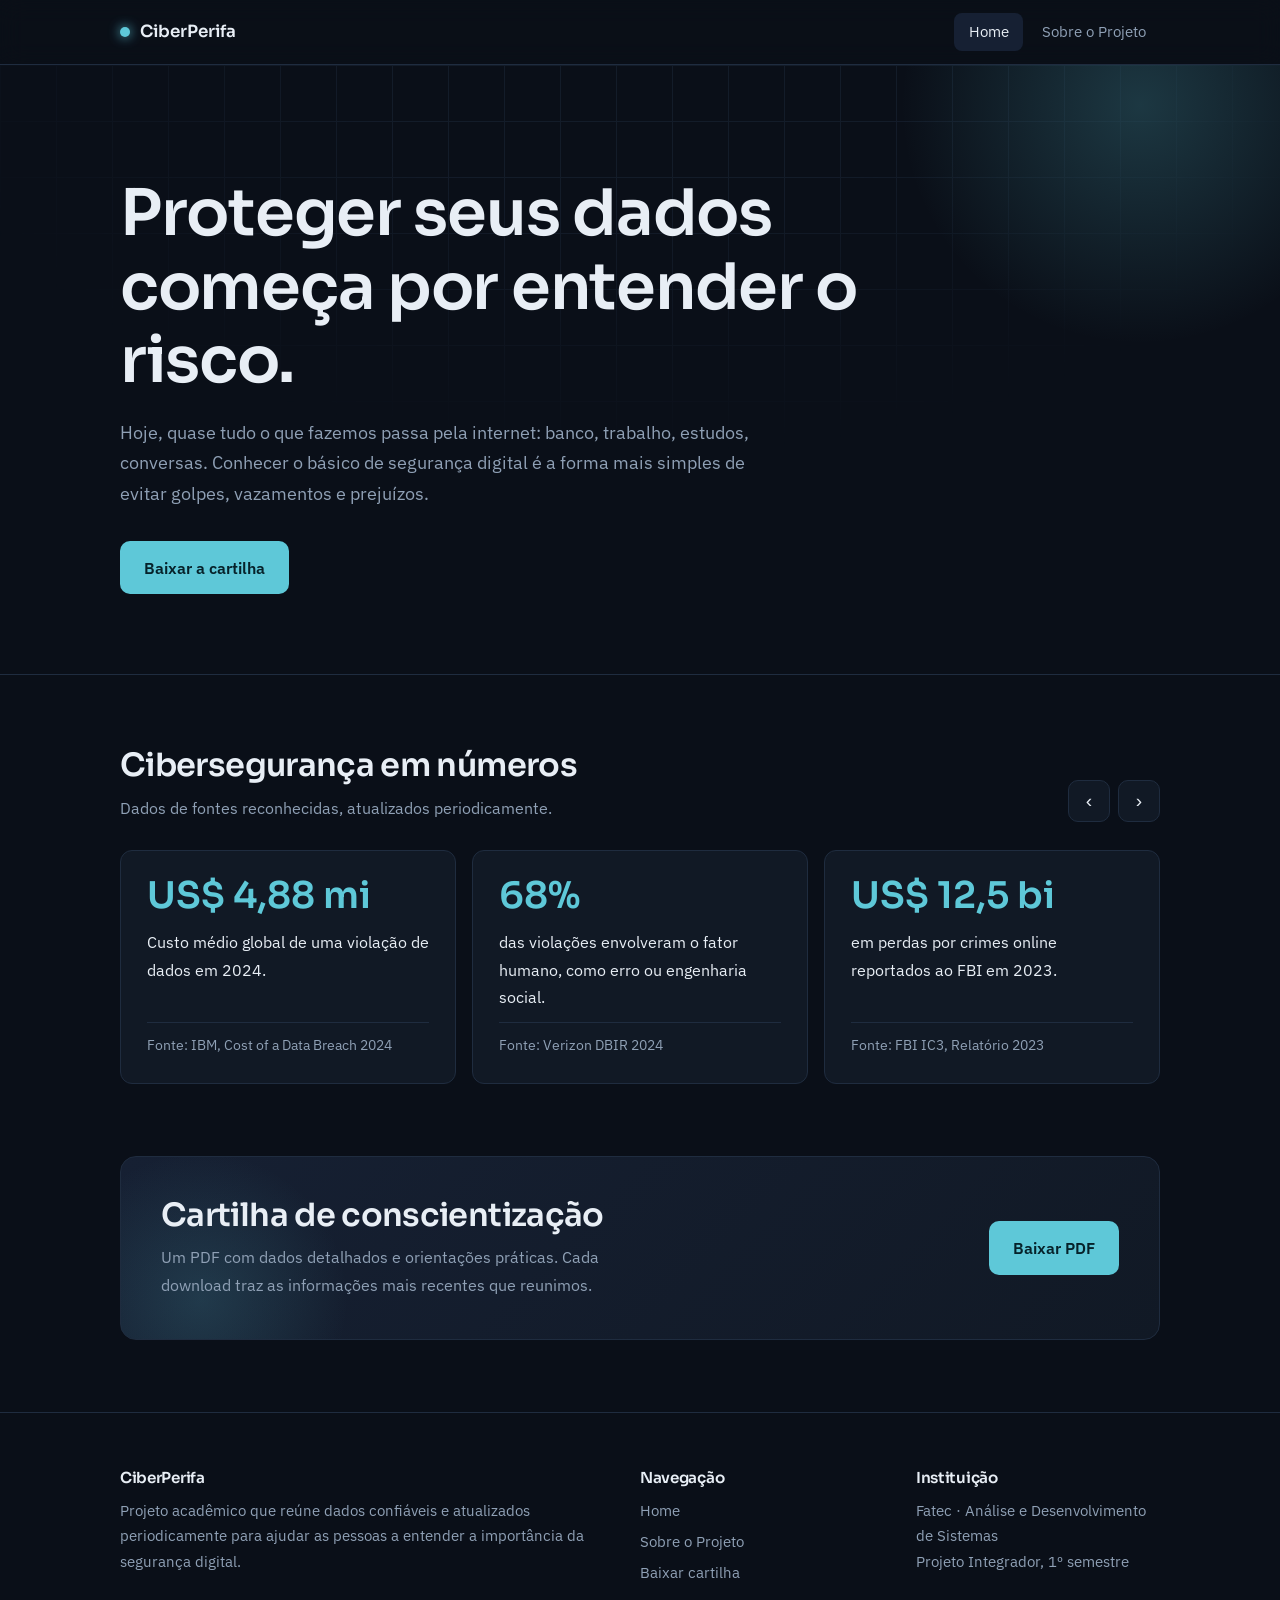
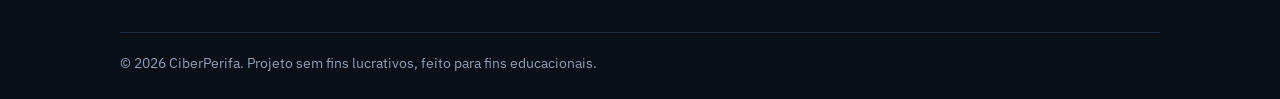
<file: index.html>
<!DOCTYPE html>
<html lang="pt-BR">
<head>
  <meta charset="UTF-8">
  <meta name="viewport" content="width=device-width, initial-scale=1">
  <title>CiberPerifa | Home</title>
  <meta name="description" content="Dados confiáveis sobre ciberseguran&ccedil;a e uma cartilha de conscientiza&ccedil;&atilde;o para baixar.">
  <link rel="preconnect" href="https://fonts.googleapis.com">
  <link rel="preconnect" href="https://fonts.gstatic.com" crossorigin>
  <link href="https://fonts.googleapis.com/css2?family=Sora:wght@500;600;700&family=IBM+Plex+Sans:wght@400;500;600&display=swap" rel="stylesheet">
  <link rel="stylesheet" href="css/style.css">
</head>
<body>
  <header>
    <nav class="wrap" aria-label="Principal">
      <a class="brand" href="index.html"><i></i><span>CiberPerifa</span></a>
      <ul>
        <li><a href="index.html" aria-current="page">Home</a></li>
        <li><a href="sobre.html">Sobre o Projeto</a></li>
      </ul>
    </nav>
  </header>

  <main>
    <section class="hero">
      <div class="wrap">
        <h1>Proteger seus dados começa por entender o risco.</h1>
        <p>Hoje, quase tudo o que fazemos passa pela internet: banco, trabalho, estudos, conversas. Conhecer o básico de segurança digital é a forma mais simples de evitar golpes, vazamentos e prejuízos.</p>
        <a class="btn" href="#cartilha">Baixar a cartilha</a>
      </div>
    </section>

    <section aria-labelledby="dados-t">
      <div class="wrap">
        <div class="car-head">
          <div>
            <h2 id="dados-t">Ciberseguran&ccedil;a em números</h2>
            <p class="lead">Dados de fontes reconhecidas, atualizados periodicamente.</p>
          </div>
          <div class="car-ctrl">
            <button id="prev" aria-label="Cards anteriores">&#8249;</button>
            <button id="next" aria-label="Próximos cards">&#8250;</button>
          </div>
        </div>

        <!-- Os valores abaixo são exemplos: confira e atualize com os dados do seu script Python -->
        <div class="track" id="track" tabindex="0" aria-label="Dados sobre ciberseguran&ccedil;a">
          <article class="card"><strong>US$ 4,88 mi</strong><p>Custo médio global de uma violação de dados em 2024.</p><small>Fonte: IBM, Cost of a Data Breach 2024</small></article>
          <article class="card"><strong>68%</strong><p>das violações envolveram o fator humano, como erro ou engenharia social.</p><small>Fonte: Verizon DBIR 2024</small></article>
          <article class="card"><strong>US$ 12,5 bi</strong><p>em perdas por crimes online reportados ao FBI em 2023.</p><small>Fonte: FBI IC3, Relatório 2023</small></article>
          <article class="card"><strong>Dado 4</strong><p>Substitua por um dado brasileiro (ex.: CERT.br ou ANPD).</p><small>Fonte: a definir</small></article>
          <article class="card"><strong>Dado 5</strong><p>Substitua por outro dado relevante para o público.</p><small>Fonte: a definir</small></article>
        </div>
      </div>
    </section>

    <section id="cartilha" style="padding-top:0">
      <div class="wrap">
        <div class="download">
          <div>
            <h2>Cartilha de conscientização</h2>
            <p>Um PDF com dados detalhados e orientações práticas. Cada download traz as informações mais recentes que reunimos.</p>
          </div>
          <a class="btn" href="cartilha-ciberseguranca.pdf" download>Baixar PDF</a>
        </div>
      </div>
    </section>
  </main>

  <footer>
    <div class="wrap">
      <div class="foot">
        <div>
          <h3>CiberPerifa</h3>
          <p>Projeto acadêmico que reúne dados confiáveis e atualizados periodicamente para ajudar as pessoas a entender a importância da segurança digital.</p>
        </div>
        <div>
          <h3>Navegação</h3>
          <ul>
            <li><a href="index.html">Home</a></li>
            <li><a href="sobre.html">Sobre o Projeto</a></li>
            <li><a href="#cartilha">Baixar cartilha</a></li>
          </ul>
        </div>
        <div>
          <h3>Instituição</h3>
          <p>Fatec · Análise e Desenvolvimento de Sistemas<br>Projeto Integrador, 1º semestre</p>
        </div>
      </div>
      <p class="copy">&copy; <span id="ano"></span> CiberPerifa. Projeto sem fins lucrativos, feito para fins educacionais.</p>
    </div>
  </footer>
  <script src="js/script.js"></script>
</body>
</html>
</file>
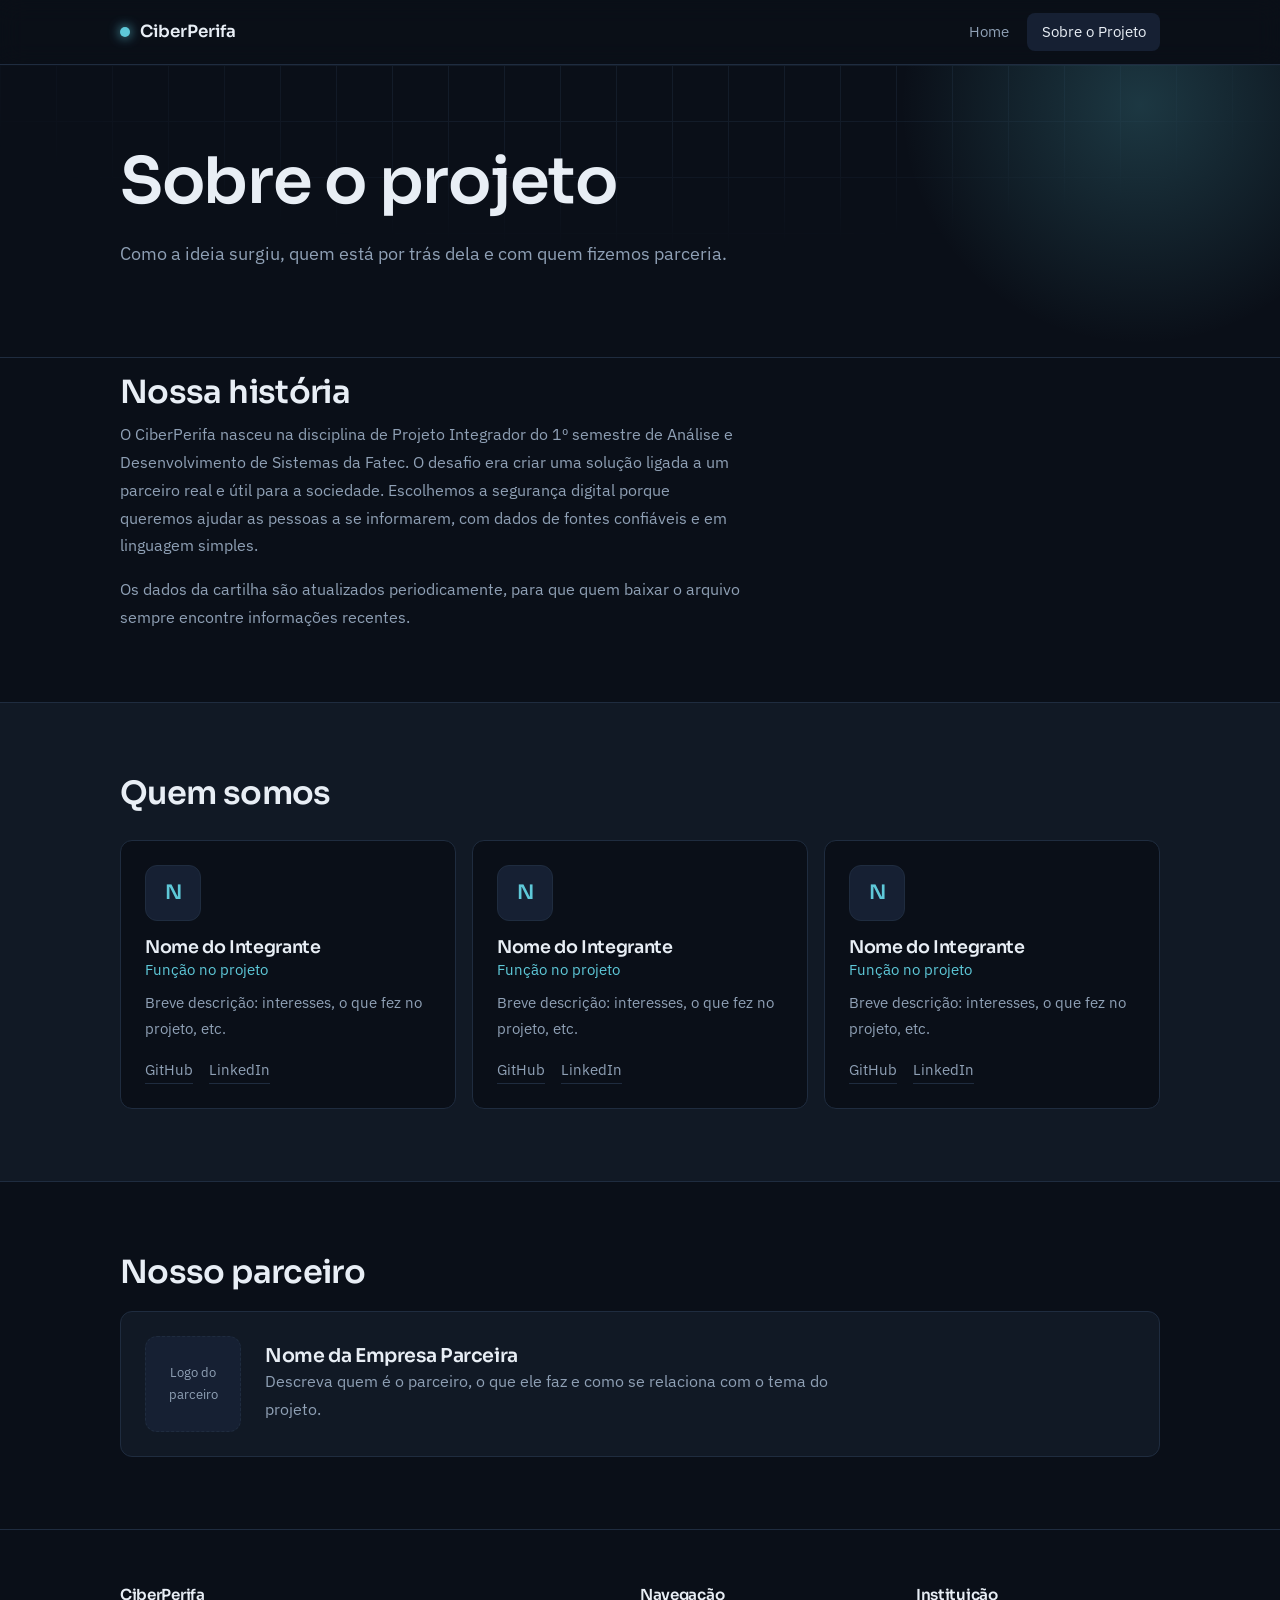
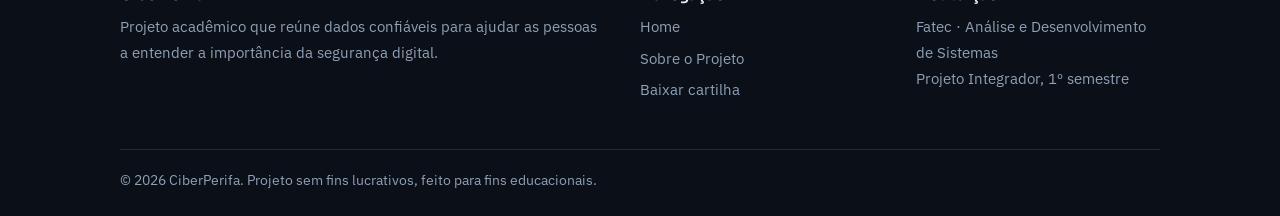
<file: sobre.html>
<!DOCTYPE html>
<html lang="pt-BR">
<head>
  <meta charset="UTF-8">
  <meta name="viewport" content="width=device-width, initial-scale=1">
  <title>CiberPerifa | Sobre o Projeto</title>
  <link rel="preconnect" href="https://fonts.googleapis.com">
  <link rel="preconnect" href="https://fonts.gstatic.com" crossorigin>
  <link href="https://fonts.googleapis.com/css2?family=Sora:wght@500;600;700&family=IBM+Plex+Sans:wght@400;500;600&display=swap" rel="stylesheet">
  <link rel="stylesheet" href="css/style.css">
</head>
<body>
  <header>
    <nav class="wrap" aria-label="Principal">
      <a class="brand" href="index.html"><i></i><span>CiberPerifa</span></a>
      <ul>
        <li><a href="index.html">Home</a></li>
        <li><a href="sobre.html" aria-current="page">Sobre o Projeto</a></li>
      </ul>
    </nav>
  </header>

  <main>
    <section class="hero" style="padding:5rem 0 3.5rem">
      <div class="wrap">
        <h1>Sobre o projeto</h1>
        <p>Como a ideia surgiu, quem está por trás dela e com quem fizemos parceria.</p>
      </div>
    </section>

    <section style="padding-top:1rem">
      <div class="wrap">
        <h2>Nossa história</h2>
        <p class="lead">O CiberPerifa nasceu na disciplina de Projeto Integrador do 1º semestre de Análise e Desenvolvimento de Sistemas da Fatec. O desafio era criar uma solução ligada a um parceiro real e útil para a sociedade. Escolhemos a segurança digital porque queremos ajudar as pessoas a se informarem, com dados de fontes confiáveis e em linguagem simples.</p>
        <p class="lead" style="margin-top:1rem">Os dados da cartilha são atualizados periodicamente, para que quem baixar o arquivo sempre encontre informações recentes.</p>
      </div>
    </section>

    <section class="alt">
      <div class="wrap">
        <h2>Quem somos</h2>
        <div class="grid">
          <!-- Copie e edite este bloco para cada integrante -->
          <article class="member">
            <div class="avatar">N</div>
            <h3>Nome do Integrante</h3>
            <p class="role">Função no projeto</p>
            <p>Breve descrição: interesses, o que fez no projeto, etc.</p>
            <div class="links"><a href="https://github.com/" target="_blank" rel="noopener">GitHub</a><a href="https://www.linkedin.com/" target="_blank" rel="noopener">LinkedIn</a></div>
          </article>
          <article class="member">
            <div class="avatar">N</div>
            <h3>Nome do Integrante</h3>
            <p class="role">Função no projeto</p>
            <p>Breve descrição: interesses, o que fez no projeto, etc.</p>
            <div class="links"><a href="https://github.com/" target="_blank" rel="noopener">GitHub</a><a href="https://www.linkedin.com/" target="_blank" rel="noopener">LinkedIn</a></div>
          </article>
          <article class="member">
            <div class="avatar">N</div>
            <h3>Nome do Integrante</h3>
            <p class="role">Função no projeto</p>
            <p>Breve descrição: interesses, o que fez no projeto, etc.</p>
            <div class="links"><a href="https://github.com/" target="_blank" rel="noopener">GitHub</a><a href="https://www.linkedin.com/" target="_blank" rel="noopener">LinkedIn</a></div>
          </article>
        </div>
      </div>
    </section>

    <section>
      <div class="wrap">
        <h2>Nosso parceiro</h2>
        <div class="partner">
          <div class="logo-ph">Logo do parceiro</div>
          <div>
            <h3>Nome da Empresa Parceira</h3>
            <p class="lead">Descreva quem é o parceiro, o que ele faz e como se relaciona com o tema do projeto.</p>
          </div>
        </div>
      </div>
    </section>
  </main>

  <footer>
    <div class="wrap">
      <div class="foot">
        <div>
          <h3>CiberPerifa</h3>
          <p>Projeto acadêmico que reúne dados confiáveis para ajudar as pessoas a entender a importância da segurança digital.</p>
        </div>
        <div>
          <h3>Navegação</h3>
          <ul>
            <li><a href="index.html">Home</a></li>
            <li><a href="sobre.html">Sobre o Projeto</a></li>
            <li><a href="index.html#cartilha">Baixar cartilha</a></li>
          </ul>
        </div>
        <div>
          <h3>Instituição</h3>
          <p>Fatec · Análise e Desenvolvimento de Sistemas<br>Projeto Integrador, 1º semestre</p>
        </div>
      </div>
      <p class="copy">&copy; <span id="ano"></span> CiberPerifa. Projeto sem fins lucrativos, feito para fins educacionais.</p>
    </div>
  </footer>
  <script src="js/script.js"></script>
</body>
</html>
</file>
<file: css/style.css>
:root{
  --bg:#0a0f18; --surface:#111925; --surface2:#162033; --line:#1f2c3f;
  --text:#e8eef5; --muted:#8fa0b5; --accent:#5ec8d8; --accent-d:#3fa9ba;
  --r:12px; --max:1080px;
}
*{box-sizing:border-box;margin:0;padding:0}
html{scroll-behavior:smooth;color-scheme:dark}
body{font-family:'IBM Plex Sans',system-ui,sans-serif;color:var(--text);background:var(--bg);line-height:1.7;font-size:1.02rem}
h1,h2,h3{font-family:'Sora',sans-serif;line-height:1.15;color:var(--text);font-weight:600;letter-spacing:-.02em}
a{color:inherit}
.wrap{max-width:var(--max);margin:0 auto;padding:0 1.25rem}
section{padding:4.5rem 0}
h2{font-size:clamp(1.5rem,4vw,2rem);margin-bottom:.6rem}
.lead{color:var(--muted);max-width:62ch}
:focus-visible{outline:2px solid var(--accent);outline-offset:3px}

/* Navegação */
header{position:sticky;top:0;z-index:10;background:rgba(10,15,24,.8);backdrop-filter:blur(12px);border-bottom:1px solid var(--line)}
nav{display:flex;align-items:center;justify-content:space-between;height:64px}
.brand{font-family:'Sora',sans-serif;font-weight:600;font-size:1.05rem;text-decoration:none;display:flex;align-items:center;gap:.6rem}
.brand i{width:10px;height:10px;border-radius:50%;background:var(--accent);box-shadow:0 0 12px var(--accent);display:inline-block}
nav ul{display:flex;gap:.25rem;list-style:none}
nav ul a{display:block;padding:.4rem .9rem;border-radius:8px;text-decoration:none;color:var(--muted);font-size:.95rem;transition:color .2s,background .2s}
nav ul a:hover{color:var(--text);background:var(--surface)}
nav ul a[aria-current="page"]{color:var(--text);background:var(--surface2)}

/* Hero */
.hero{position:relative;overflow:hidden;padding:7rem 0 5rem;border-bottom:1px solid var(--line)}
.hero::before{content:"";position:absolute;inset:0;background-image:linear-gradient(var(--line) 1px,transparent 1px),linear-gradient(90deg,var(--line) 1px,transparent 1px);background-size:56px 56px;opacity:.45;-webkit-mask-image:radial-gradient(ellipse 70% 80% at 50% 0%,#000 30%,transparent 80%);mask-image:radial-gradient(ellipse 70% 80% at 50% 0%,#000 30%,transparent 80%)}
.hero::after{content:"";position:absolute;width:520px;height:520px;right:-120px;top:-220px;background:radial-gradient(circle,rgba(94,200,216,.22),transparent 65%);pointer-events:none}
.hero .wrap{position:relative;z-index:1}
.hero h1{font-size:clamp(2.2rem,6.5vw,4rem);max-width:17ch;margin-bottom:1.25rem}
.hero p{max-width:58ch;color:var(--muted);font-size:1.12rem;margin-bottom:2rem}
.hero .wrap>*{animation:rise .8s ease both}
.hero .wrap>*:nth-child(2){animation-delay:.12s}
.hero .wrap>*:nth-child(3){animation-delay:.24s}
@keyframes rise{from{opacity:0;transform:translateY(16px)}to{opacity:1;transform:none}}

.btn{display:inline-block;background:var(--accent);color:#06222a;padding:.8rem 1.5rem;border-radius:10px;font-weight:600;text-decoration:none;transition:background .2s,transform .2s}
.btn:hover{background:#86dbe8;transform:translateY(-2px)}

/* Carrossel */
.car-head{display:flex;justify-content:space-between;align-items:end;gap:1rem;margin-bottom:1.75rem}
.car-ctrl{display:flex;gap:.5rem}
.car-ctrl button{width:42px;height:42px;border-radius:10px;border:1px solid var(--line);background:var(--surface);color:var(--text);font-size:1.2rem;cursor:pointer;transition:border-color .2s,color .2s}
.car-ctrl button:hover{border-color:var(--accent);color:var(--accent)}
.track{display:flex;gap:1rem;overflow-x:auto;scroll-snap-type:x mandatory;scrollbar-width:none}
.track::-webkit-scrollbar{display:none}
.card{flex:0 0 calc((100% - 2rem)/3);scroll-snap-align:start;background:var(--surface);border:1px solid var(--line);border-radius:var(--r);padding:1.6rem;display:flex;flex-direction:column;gap:.7rem;transition:border-color .25s}
.card:hover{border-color:var(--accent-d)}
.card strong{font-family:'Sora',sans-serif;font-size:2.3rem;font-weight:600;color:var(--accent);line-height:1.1}
.card p{flex:1;color:var(--text)}
.card small{color:var(--muted);border-top:1px solid var(--line);padding-top:.7rem}

/* Download */
.download{background:linear-gradient(135deg,var(--surface2),var(--surface));border:1px solid var(--line);border-radius:16px;padding:2.5rem;display:flex;gap:2rem;align-items:center;justify-content:space-between;flex-wrap:wrap;position:relative;overflow:hidden}
.download::before{content:"";position:absolute;left:-80px;bottom:-120px;width:320px;height:320px;background:radial-gradient(circle,rgba(94,200,216,.16),transparent 65%)}
.download>*{position:relative}
.download p{color:var(--muted);max-width:48ch}

/* Sobre */
.grid{display:grid;grid-template-columns:repeat(auto-fit,minmax(240px,1fr));gap:1rem;margin-top:1.75rem}
.member{background:var(--surface);border:1px solid var(--line);border-radius:var(--r);padding:1.5rem;transition:border-color .25s}
.member:hover{border-color:var(--accent-d)}
.avatar{width:56px;height:56px;border-radius:12px;background:var(--surface2);border:1px solid var(--line);color:var(--accent);display:grid;place-items:center;font-family:'Sora',sans-serif;font-size:1.25rem;font-weight:600;margin-bottom:1rem}
.member h3{font-size:1.1rem}
.member .role{color:var(--accent);font-size:.92rem;margin-bottom:.4rem}
.member p{color:var(--muted);font-size:.96rem}
.links{display:flex;gap:1rem;margin-top:1rem;font-size:.95rem}
.links a{color:var(--muted);text-decoration:none;border-bottom:1px solid var(--line);transition:color .2s,border-color .2s}
.links a:hover{color:var(--accent);border-color:var(--accent)}
.alt{background:var(--surface);border-block:1px solid var(--line)}
.alt .member{background:var(--bg)}
.partner{display:flex;gap:1.5rem;align-items:center;flex-wrap:wrap;background:var(--surface);padding:1.5rem;border-radius:var(--r);border:1px solid var(--line);margin-top:1.25rem}
.logo-ph{width:96px;height:96px;border-radius:var(--r);background:var(--surface2);border:1px dashed var(--line);display:grid;place-items:center;color:var(--muted);font-size:.8rem;text-align:center}

/* Rodapé */
footer{border-top:1px solid var(--line);padding:3.5rem 0 1.5rem;font-size:.95rem;color:var(--muted)}
.foot{display:grid;grid-template-columns:2fr 1fr 1fr;gap:2rem}
footer h3{color:var(--text);font-size:.95rem;margin-bottom:.7rem}
footer ul{list-style:none}
footer li{margin-bottom:.35rem}
footer a{text-decoration:none;transition:color .2s}
footer a:hover{color:var(--accent)}
.copy{border-top:1px solid var(--line);margin-top:2.5rem;padding-top:1.2rem;font-size:.85rem}

/* Responsivo */
@media(max-width:820px){
  .card{flex-basis:calc((100% - 1rem)/2)}
  .foot{grid-template-columns:1fr}
}
@media(max-width:560px){
  section{padding:3.25rem 0}
  .hero{padding:4rem 0 3rem}
  .card{flex-basis:88%}
  .car-ctrl{display:none}
  .download{padding:1.75rem}
  nav ul a{padding:.4rem .65rem}
  .brand span{display:none}
}
@media(prefers-reduced-motion:reduce){
  *{animation:none!important;transition:none!important;scroll-behavior:auto!important}
}
</file>
